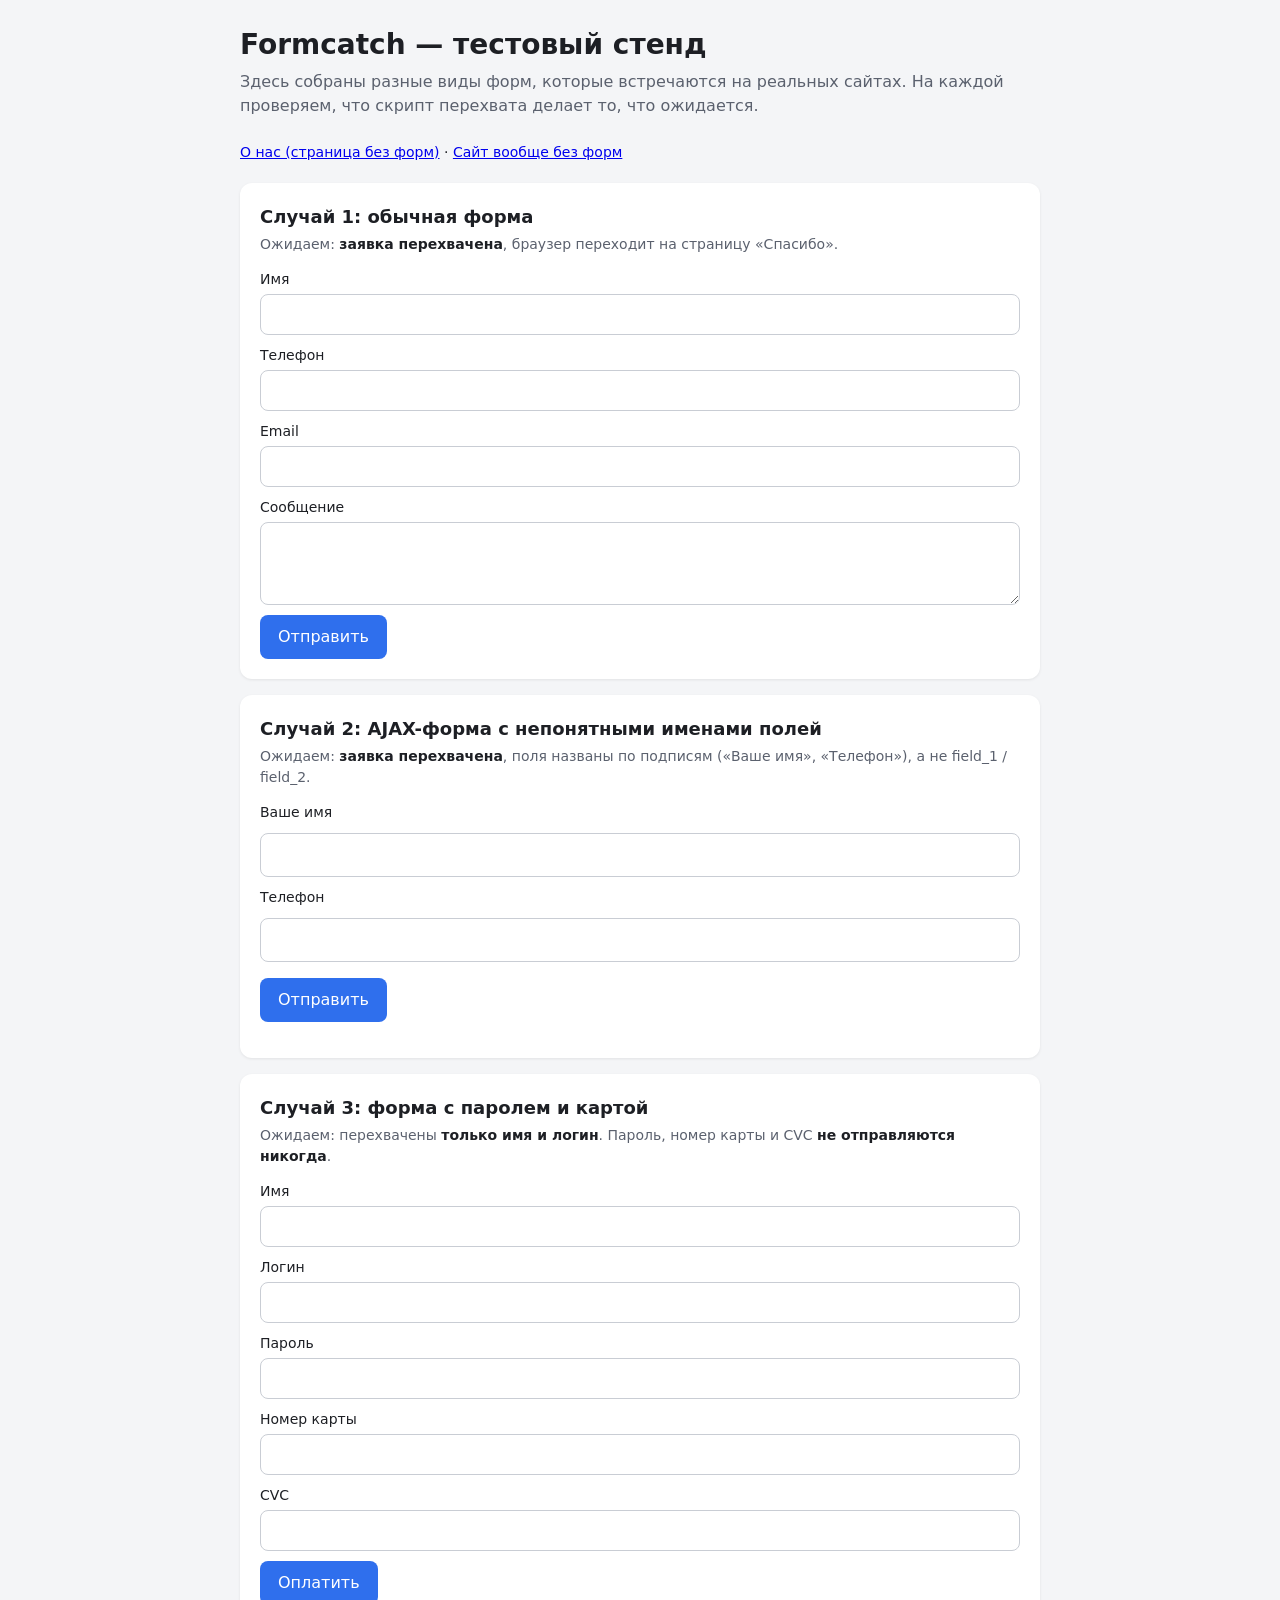
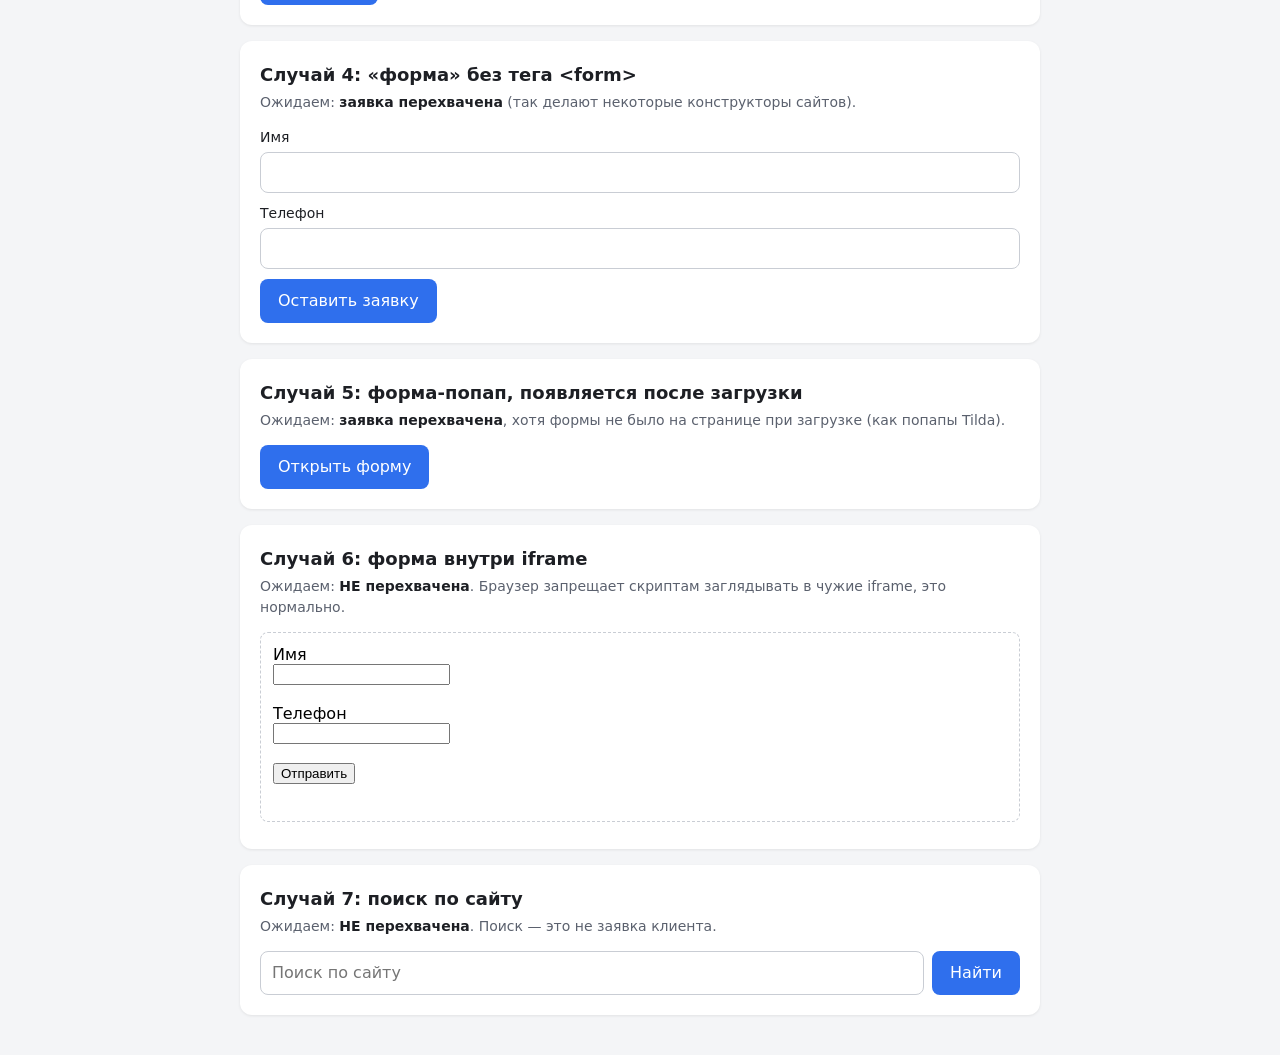
<file: test-site/index.html>
<!doctype html>
<html lang="ru">
<head>
<meta charset="utf-8">
<meta name="viewport" content="width=device-width, initial-scale=1">
<title>Formcatch — тестовый стенд</title>
<style>
  * { box-sizing: border-box; }
  body { margin: 0; padding: 24px 16px; font: 16px/1.5 system-ui, sans-serif; background: #f4f5f7; color: #1d1f24; }
  main { max-width: 800px; margin: 0 auto; }
  h1 { margin: 0 0 4px; font-size: 28px; }
  .lead { margin: 0 0 24px; color: #5b616e; }
  .case { background: #fff; border-radius: 12px; padding: 20px; margin-bottom: 16px; box-shadow: 0 1px 3px rgba(0,0,0,.08); }
  .case h2 { margin: 0 0 4px; font-size: 18px; }
  .expect { margin: 0 0 14px; font-size: 14px; color: #5b616e; }
  .expect b { color: #1d1f24; }
  label { display: block; margin-bottom: 10px; font-size: 14px; }
  input, textarea { display: block; width: 100%; margin-top: 4px; padding: 9px 11px; border: 1px solid #c9cdd4; border-radius: 8px; font: inherit; }
  button { padding: 10px 18px; border: 0; border-radius: 8px; background: #2f6fed; color: #fff; font: inherit; cursor: pointer; }
  .ok { margin: 10px 0 0; color: #1a7f37; font-weight: 600; }
  iframe { width: 100%; height: 190px; border: 1px dashed #c9cdd4; border-radius: 8px; }
  .search { display: flex; gap: 8px; }
  .search input { margin: 0; }
  nav { margin-bottom: 20px; font-size: 14px; }
</style>
</head>
<body>
<main>
  <h1>Formcatch — тестовый стенд</h1>
  <p class="lead">Здесь собраны разные виды форм, которые встречаются на реальных сайтах. На каждой проверяем, что скрипт перехвата делает то, что ожидается.</p>
  <nav><a href="/test-site/about.html">О нас (страница без форм)</a> · <a href="/test-site/no-forms/">Сайт вообще без форм</a></nav>

  <!-- Случай 1 -->
  <section class="case">
    <h2>Случай 1: обычная форма</h2>
    <p class="expect">Ожидаем: <b>заявка перехвачена</b>, браузер переходит на страницу «Спасибо».</p>
    <!-- method=get: локальный тестовый сервер не принимает POST. Для перехвата разницы нет -->
    <form method="get" action="/test-site/thanks.html">
      <label>Имя <input type="text" name="name"></label>
      <label>Телефон <input type="tel" name="phone"></label>
      <label>Email <input type="email" name="email"></label>
      <label>Сообщение <textarea name="message" rows="3"></textarea></label>
      <button type="submit">Отправить</button>
    </form>
  </section>

  <!-- Случай 2 -->
  <section class="case">
    <h2>Случай 2: AJAX-форма с непонятными именами полей</h2>
    <p class="expect">Ожидаем: <b>заявка перехвачена</b>, поля названы по подписям («Ваше имя», «Телефон»), а не field_1 / field_2.</p>
    <form id="ajax-form">
      <label for="f1">Ваше имя</label>
      <input id="f1" type="text" name="field_1">
      <label for="f2" style="margin-top:10px">Телефон</label>
      <input id="f2" type="text" name="field_2">
      <p><button type="submit">Отправить</button></p>
      <p class="ok" hidden></p>
    </form>
  </section>

  <!-- Случай 3 -->
  <section class="case">
    <h2>Случай 3: форма с паролем и картой</h2>
    <p class="expect">Ожидаем: перехвачены <b>только имя и логин</b>. Пароль, номер карты и CVC <b>не отправляются никогда</b>.</p>
    <form id="secret-form">
      <label>Имя <input type="text" name="name"></label>
      <label>Логин <input type="text" name="login"></label>
      <label>Пароль <input type="password" name="password"></label>
      <label>Номер карты <input type="text" name="card_number" autocomplete="cc-number"></label>
      <label>CVC <input type="text" name="cvc" autocomplete="cc-csc"></label>
      <button type="submit">Оплатить</button>
      <p class="ok" hidden></p>
    </form>
  </section>

  <!-- Случай 4 -->
  <section class="case">
    <h2>Случай 4: «форма» без тега &lt;form&gt;</h2>
    <p class="expect">Ожидаем: <b>заявка перехвачена</b> (так делают некоторые конструкторы сайтов).</p>
    <div id="div-form">
      <label>Имя <input type="text" name="client_name"></label>
      <label>Телефон <input type="tel" name="client_phone"></label>
      <button type="button">Оставить заявку</button>
      <p class="ok" hidden></p>
    </div>
  </section>

  <!-- Случай 5 -->
  <section class="case">
    <h2>Случай 5: форма-попап, появляется после загрузки</h2>
    <p class="expect">Ожидаем: <b>заявка перехвачена</b>, хотя формы не было на странице при загрузке (как попапы Tilda).</p>
    <button type="button" id="open-popup">Открыть форму</button>
    <div id="popup-slot"></div>
  </section>

  <!-- Случай 6 -->
  <section class="case">
    <h2>Случай 6: форма внутри iframe</h2>
    <p class="expect">Ожидаем: <b>НЕ перехвачена</b>. Браузер запрещает скриптам заглядывать в чужие iframe, это нормально.</p>
    <iframe title="Форма в iframe" srcdoc="<!doctype html><html><body style='font:16px system-ui;margin:12px'><form onsubmit='event.preventDefault();this.querySelector(&quot;p&quot;).hidden=false'><label>Имя<br><input name='name'></label><br><br><label>Телефон<br><input type='tel' name='phone'></label><br><br><button>Отправить</button><p hidden style='color:#1a7f37'>Спасибо!</p></form></body></html>"></iframe>
  </section>

  <!-- Случай 7 -->
  <section class="case">
    <h2>Случай 7: поиск по сайту</h2>
    <p class="expect">Ожидаем: <b>НЕ перехвачена</b>. Поиск — это не заявка клиента.</p>
    <form role="search" id="search-form" class="search">
      <input type="search" name="q" placeholder="Поиск по сайту">
      <button type="submit">Найти</button>
    </form>
  </section>
</main>

<script>
  // Имитация поведения сайта (это НЕ Formcatch, а «чужой» код сайта)
  function showOk(box, text) { var p = box.querySelector('.ok'); p.textContent = text; p.hidden = false; }

  // Случай 2: отправка через AJAX
  document.getElementById('ajax-form').addEventListener('submit', function (e) {
    e.preventDefault();
    var form = this;
    setTimeout(function () { showOk(form, 'Спасибо, мы перезвоним!'); }, 500);
  });

  // Случай 3
  document.getElementById('secret-form').addEventListener('submit', function (e) {
    e.preventDefault();
    showOk(this, 'Отправлено');
  });

  // Случай 4: кнопка без формы
  document.querySelector('#div-form button').addEventListener('click', function () {
    showOk(document.getElementById('div-form'), 'Спасибо!');
  });

  // Случай 5: форма создаётся только по клику
  document.getElementById('open-popup').addEventListener('click', function () {
    var slot = document.getElementById('popup-slot');
    if (slot.firstChild) return;
    var form = document.createElement('form');
    form.style.marginTop = '14px';
    form.innerHTML =
      '<label>Имя <input type="text" name="name"></label>' +
      '<label>Телефон <input type="tel" name="phone"></label>' +
      '<button type="submit">Записаться</button>' +
      '<p class="ok" hidden></p>';
    form.addEventListener('submit', function (e) { e.preventDefault(); showOk(form, 'Спасибо!'); });
    slot.appendChild(form);
  });

  // Случай 7
  document.getElementById('search-form').addEventListener('submit', function (e) { e.preventDefault(); });
</script>
<script src="/widget/formcatch.js" data-site="test-site" defer></script>
</body>
</html>
</file>
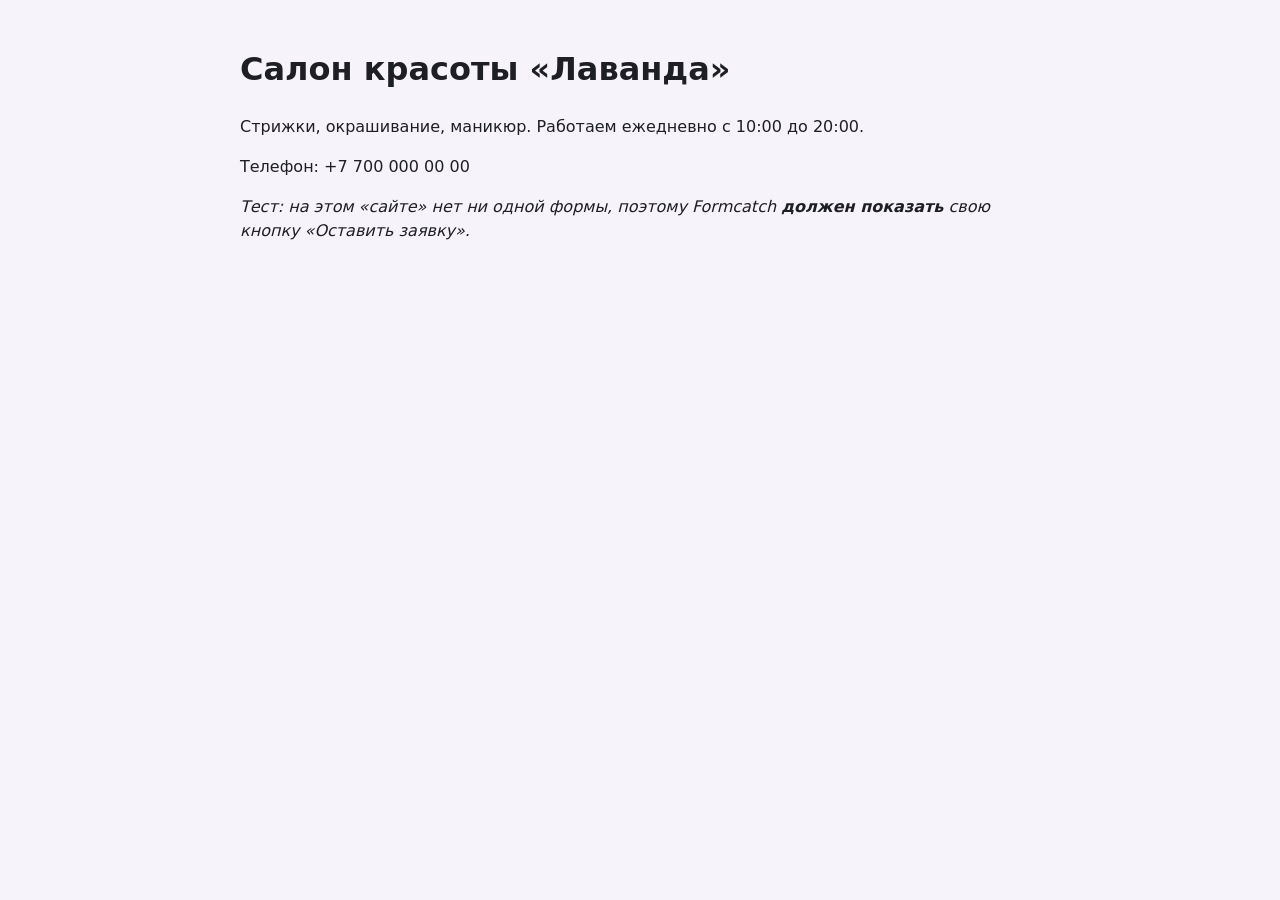
<file: test-site/no-forms/index.html>
<!doctype html>
<html lang="ru">
<head>
<meta charset="utf-8">
<meta name="viewport" content="width=device-width, initial-scale=1">
<title>Салон «Лаванда» — сайт без форм</title>
<style>
  body { margin: 0; padding: 24px 16px; font: 16px/1.5 system-ui, sans-serif; background: #f7f3fb; color: #1d1f24; }
  main { max-width: 800px; margin: 0 auto; }
</style>
</head>
<body>
<main>
  <h1>Салон красоты «Лаванда»</h1>
  <p>Стрижки, окрашивание, маникюр. Работаем ежедневно с 10:00 до 20:00.</p>
  <p>Телефон: +7 700 000 00 00</p>
  <p><i>Тест: на этом «сайте» нет ни одной формы, поэтому Formcatch <b>должен показать</b> свою кнопку «Оставить заявку».</i></p>
</main>
<script src="/widget/formcatch.js" data-site="test-no-forms" defer></script>
</body>
</html>
</file>
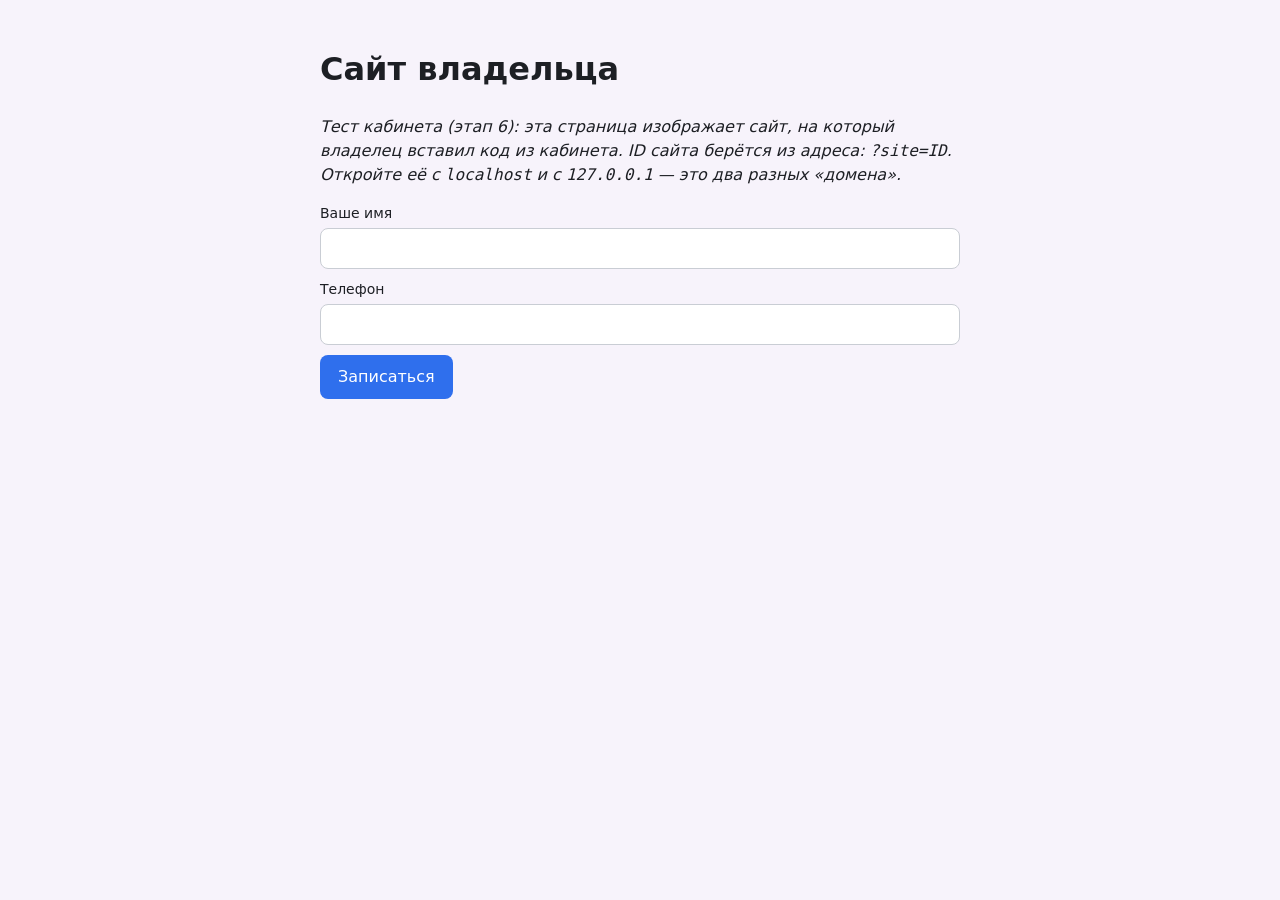
<file: test-site/owner/index.html>
<!doctype html>
<html lang="ru">
<head>
<meta charset="utf-8">
<meta name="viewport" content="width=device-width, initial-scale=1">
<title>Сайт владельца — тест кабинета</title>
<style>
  body { margin: 0; padding: 24px 16px; font: 16px/1.5 system-ui, sans-serif; background: #f7f3fb; color: #1d1f24; }
  main { max-width: 640px; margin: 0 auto; }
  label { display: block; margin-bottom: 10px; font-size: 14px; }
  input { display: block; width: 100%; box-sizing: border-box; margin-top: 4px; padding: 9px 11px; border: 1px solid #c9cdd4; border-radius: 8px; font: inherit; }
  button { padding: 10px 18px; border: 0; border-radius: 8px; background: #2f6fed; color: #fff; font: inherit; cursor: pointer; }
  .ok { color: #1a7f37; font-weight: 600; }
</style>
</head>
<body>
<main>
  <h1>Сайт владельца</h1>
  <p><i>Тест кабинета (этап 6): эта страница изображает сайт, на который владелец вставил код из кабинета.
    ID сайта берётся из адреса: <code>?site=ID</code>. Откройте её с <code>localhost</code> и с <code>127.0.0.1</code> — это два разных «домена».</i></p>
  <form id="f">
    <label>Ваше имя <input name="name" autocomplete="name"></label>
    <label>Телефон <input name="phone" type="tel"></label>
    <button>Записаться</button>
    <p class="ok" id="ok" hidden>Спасибо, мы перезвоним!</p>
  </form>
</main>
<script>
  document.getElementById('f').addEventListener('submit', function (e) {
    e.preventDefault();
    document.getElementById('ok').hidden = false;
  });
  // То же, что вставка кода: <script src="…/formcatch.js" data-site="ID" defer>
  // ?live=1 — скрипт с опубликованного сайта (как у настоящих владельцев), иначе — локальная копия
  var params = new URLSearchParams(location.search);
  var id = params.get('site');
  if (id) {
    var s = document.createElement('script');
    s.src = params.get('live') ? 'https://formcatch-woad.vercel.app/formcatch.js' : '/widget/formcatch.js';
    s.setAttribute('data-site', id);
    document.body.appendChild(s);
  }
</script>
</body>
</html>
</file>
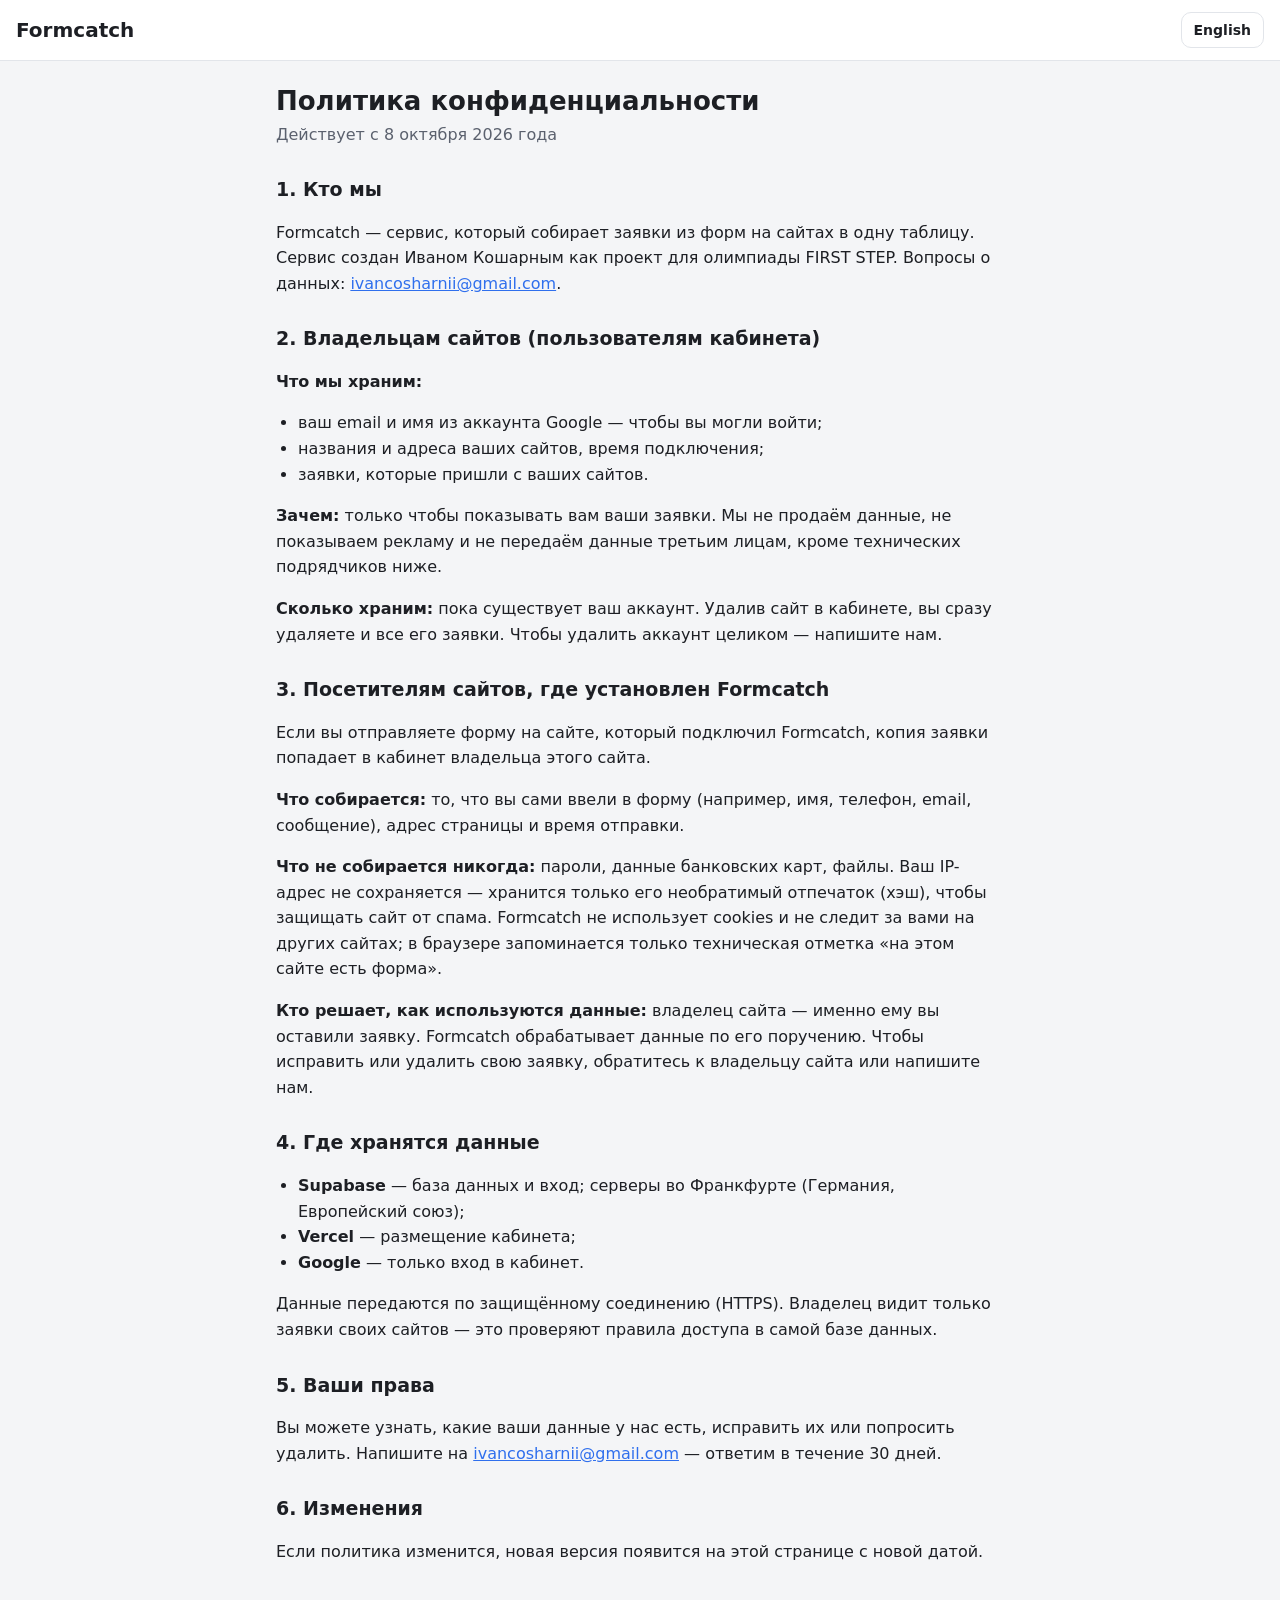
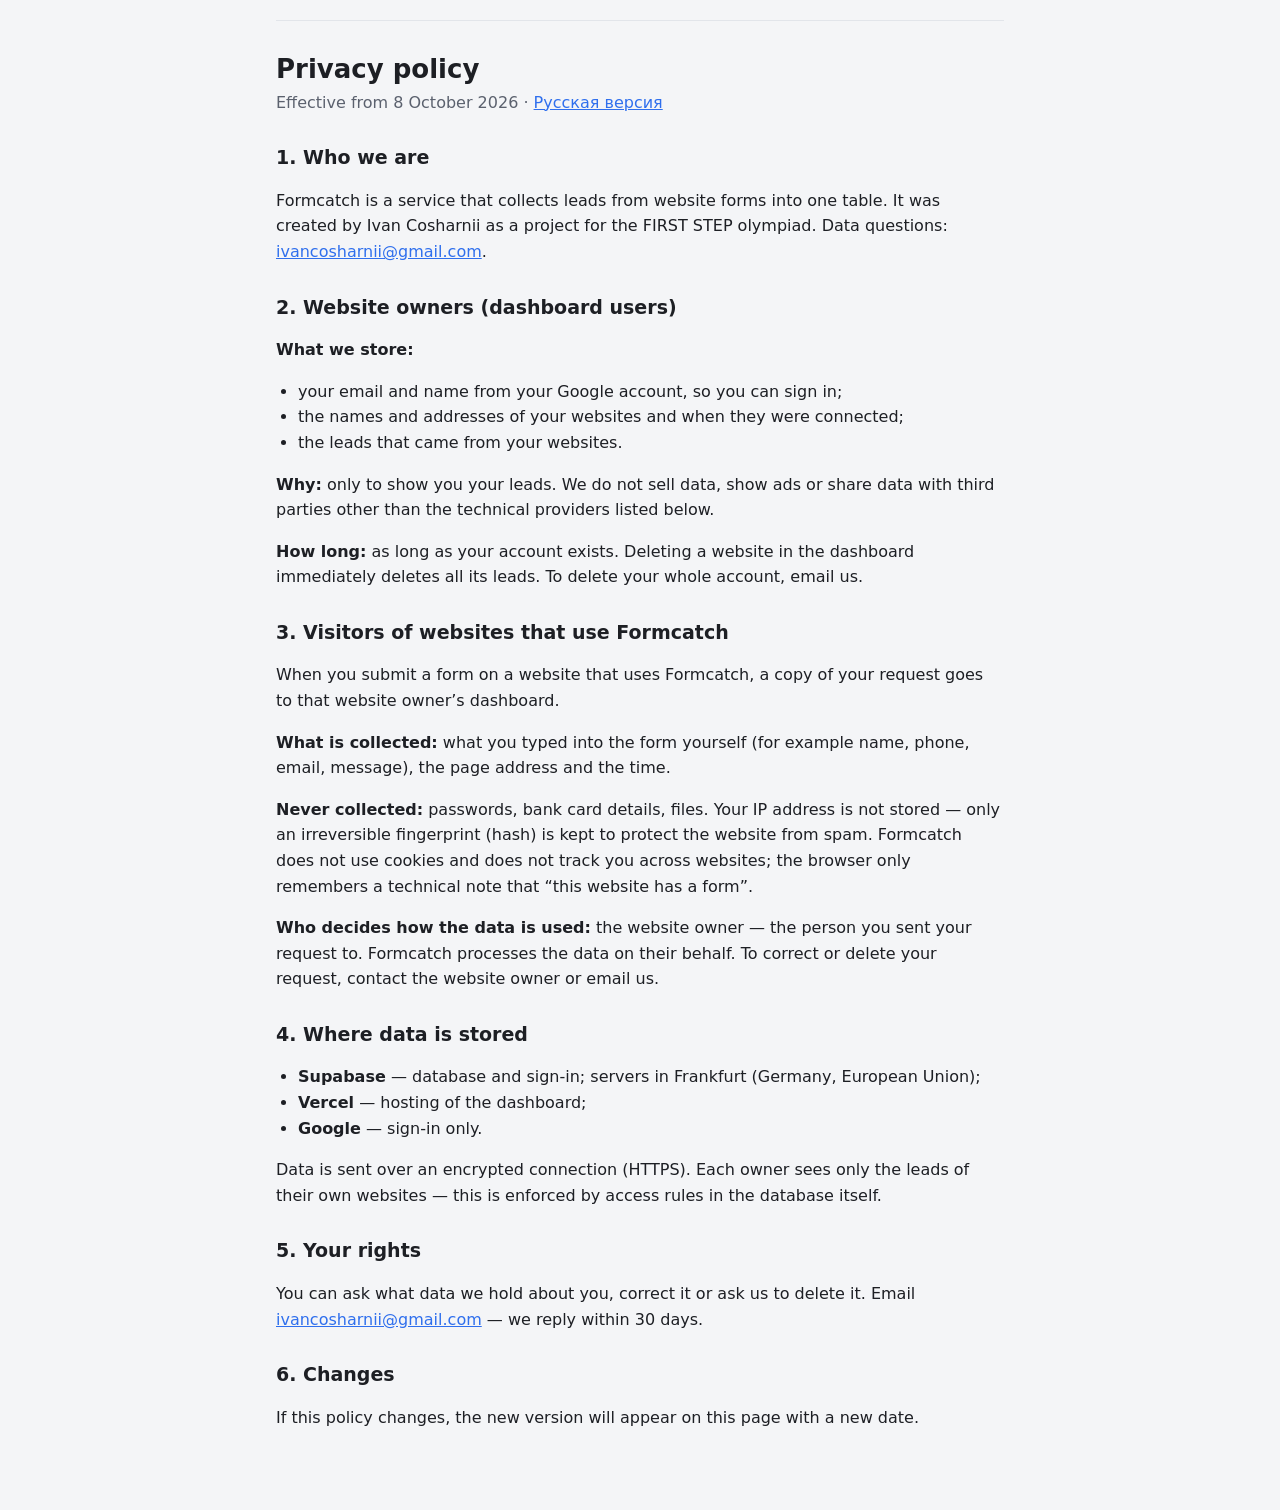
<file: dashboard/privacy.html>
<!doctype html>
<html lang="ru">
<head>
<meta charset="utf-8">
<meta name="viewport" content="width=device-width, initial-scale=1">
<title>Formcatch — политика конфиденциальности</title>
<link rel="stylesheet" href="style.css">
<style>
  .doc { max-width: 760px; }
  .doc h1 { margin-bottom: 4px; }
  .doc h2 { margin: 28px 0 8px; font-size: 19px; }
  .doc p, .doc li { line-height: 1.6; }
  .doc ul { padding-left: 22px; }
  .doc .meta { color: var(--muted); margin: 0 0 20px; }
  .doc section + section { margin-top: 56px; padding-top: 32px; border-top: 1px solid var(--line); }
</style>
</head>
<body>
<header class="top">
  <a class="logo" href="/">Formcatch</a>
  <a class="btn ghost small lang" href="#en" lang="en">English</a>
</header>
<main class="wrap doc">

<section id="ru" lang="ru">
  <h1>Политика конфиденциальности</h1>
  <p class="meta">Действует с 8 октября 2026 года</p>

  <h2>1. Кто мы</h2>
  <p>Formcatch — сервис, который собирает заявки из форм на сайтах в одну таблицу. Сервис создан Иваном Кошарным как проект для олимпиады FIRST STEP. Вопросы о данных: <a href="mailto:ivancosharnii@gmail.com">ivancosharnii@gmail.com</a>.</p>

  <h2>2. Владельцам сайтов (пользователям кабинета)</h2>
  <p><strong>Что мы храним:</strong></p>
  <ul>
    <li>ваш email и имя из аккаунта Google — чтобы вы могли войти;</li>
    <li>названия и адреса ваших сайтов, время подключения;</li>
    <li>заявки, которые пришли с ваших сайтов.</li>
  </ul>
  <p><strong>Зачем:</strong> только чтобы показывать вам ваши заявки. Мы не продаём данные, не показываем рекламу и не передаём данные третьим лицам, кроме технических подрядчиков ниже.</p>
  <p><strong>Сколько храним:</strong> пока существует ваш аккаунт. Удалив сайт в кабинете, вы сразу удаляете и все его заявки. Чтобы удалить аккаунт целиком — напишите нам.</p>

  <h2>3. Посетителям сайтов, где установлен Formcatch</h2>
  <p>Если вы отправляете форму на сайте, который подключил Formcatch, копия заявки попадает в кабинет владельца этого сайта.</p>
  <p><strong>Что собирается:</strong> то, что вы сами ввели в форму (например, имя, телефон, email, сообщение), адрес страницы и время отправки.</p>
  <p><strong>Что не собирается никогда:</strong> пароли, данные банковских карт, файлы. Ваш IP-адрес не сохраняется — хранится только его необратимый отпечаток (хэш), чтобы защищать сайт от спама. Formcatch не использует cookies и не следит за вами на других сайтах; в браузере запоминается только техническая отметка «на этом сайте есть форма».</p>
  <p><strong>Кто решает, как используются данные:</strong> владелец сайта — именно ему вы оставили заявку. Formcatch обрабатывает данные по его поручению. Чтобы исправить или удалить свою заявку, обратитесь к владельцу сайта или напишите нам.</p>

  <h2>4. Где хранятся данные</h2>
  <ul>
    <li><strong>Supabase</strong> — база данных и вход; серверы во Франкфурте (Германия, Европейский союз);</li>
    <li><strong>Vercel</strong> — размещение кабинета;</li>
    <li><strong>Google</strong> — только вход в кабинет.</li>
  </ul>
  <p>Данные передаются по защищённому соединению (HTTPS). Владелец видит только заявки своих сайтов — это проверяют правила доступа в самой базе данных.</p>

  <h2>5. Ваши права</h2>
  <p>Вы можете узнать, какие ваши данные у нас есть, исправить их или попросить удалить. Напишите на <a href="mailto:ivancosharnii@gmail.com">ivancosharnii@gmail.com</a> — ответим в течение 30 дней.</p>

  <h2>6. Изменения</h2>
  <p>Если политика изменится, новая версия появится на этой странице с новой датой.</p>
</section>

<section id="en" lang="en">
  <h1>Privacy policy</h1>
  <p class="meta">Effective from 8 October 2026 · <a href="#ru" lang="ru">Русская версия</a></p>

  <h2>1. Who we are</h2>
  <p>Formcatch is a service that collects leads from website forms into one table. It was created by Ivan Cosharnii as a project for the FIRST STEP olympiad. Data questions: <a href="mailto:ivancosharnii@gmail.com">ivancosharnii@gmail.com</a>.</p>

  <h2>2. Website owners (dashboard users)</h2>
  <p><strong>What we store:</strong></p>
  <ul>
    <li>your email and name from your Google account, so you can sign in;</li>
    <li>the names and addresses of your websites and when they were connected;</li>
    <li>the leads that came from your websites.</li>
  </ul>
  <p><strong>Why:</strong> only to show you your leads. We do not sell data, show ads or share data with third parties other than the technical providers listed below.</p>
  <p><strong>How long:</strong> as long as your account exists. Deleting a website in the dashboard immediately deletes all its leads. To delete your whole account, email us.</p>

  <h2>3. Visitors of websites that use Formcatch</h2>
  <p>When you submit a form on a website that uses Formcatch, a copy of your request goes to that website owner’s dashboard.</p>
  <p><strong>What is collected:</strong> what you typed into the form yourself (for example name, phone, email, message), the page address and the time.</p>
  <p><strong>Never collected:</strong> passwords, bank card details, files. Your IP address is not stored — only an irreversible fingerprint (hash) is kept to protect the website from spam. Formcatch does not use cookies and does not track you across websites; the browser only remembers a technical note that “this website has a form”.</p>
  <p><strong>Who decides how the data is used:</strong> the website owner — the person you sent your request to. Formcatch processes the data on their behalf. To correct or delete your request, contact the website owner or email us.</p>

  <h2>4. Where data is stored</h2>
  <ul>
    <li><strong>Supabase</strong> — database and sign-in; servers in Frankfurt (Germany, European Union);</li>
    <li><strong>Vercel</strong> — hosting of the dashboard;</li>
    <li><strong>Google</strong> — sign-in only.</li>
  </ul>
  <p>Data is sent over an encrypted connection (HTTPS). Each owner sees only the leads of their own websites — this is enforced by access rules in the database itself.</p>

  <h2>5. Your rights</h2>
  <p>You can ask what data we hold about you, correct it or ask us to delete it. Email <a href="mailto:ivancosharnii@gmail.com">ivancosharnii@gmail.com</a> — we reply within 30 days.</p>

  <h2>6. Changes</h2>
  <p>If this policy changes, the new version will appear on this page with a new date.</p>
</section>

</main>
</body>
</html>
</file>
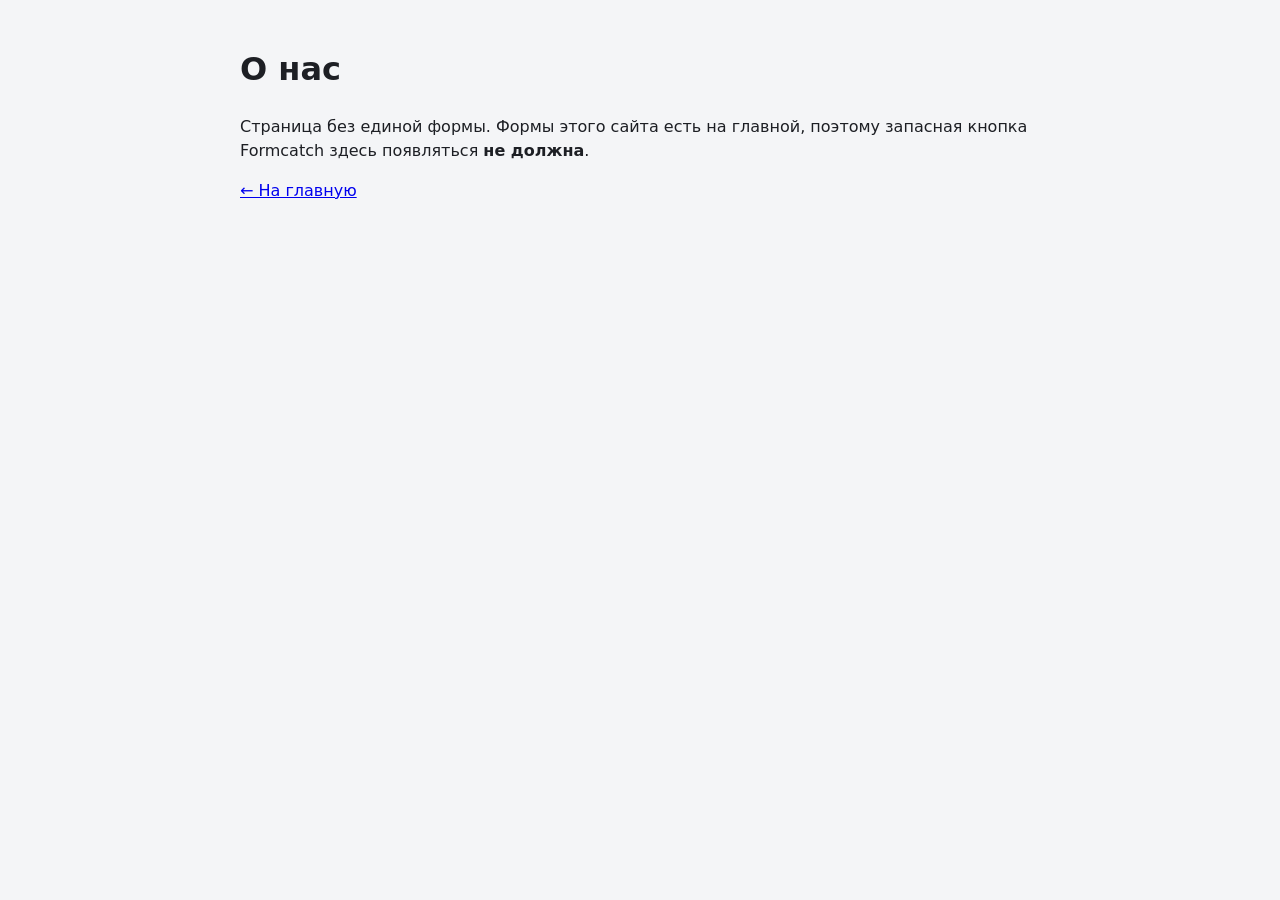
<file: test-site/about.html>
<!doctype html>
<html lang="ru">
<head>
<meta charset="utf-8">
<meta name="viewport" content="width=device-width, initial-scale=1">
<title>О нас — тестовый стенд</title>
<style>
  body { margin: 0; padding: 24px 16px; font: 16px/1.5 system-ui, sans-serif; background: #f4f5f7; color: #1d1f24; }
  main { max-width: 800px; margin: 0 auto; }
</style>
</head>
<body>
<main>
  <h1>О нас</h1>
  <p>Страница без единой формы. Формы этого сайта есть на главной, поэтому запасная кнопка Formcatch здесь появляться <b>не должна</b>.</p>
  <p><a href="/test-site/">← На главную</a></p>
</main>
<script src="/widget/formcatch.js" data-site="test-site" defer></script>
</body>
</html>
</file>
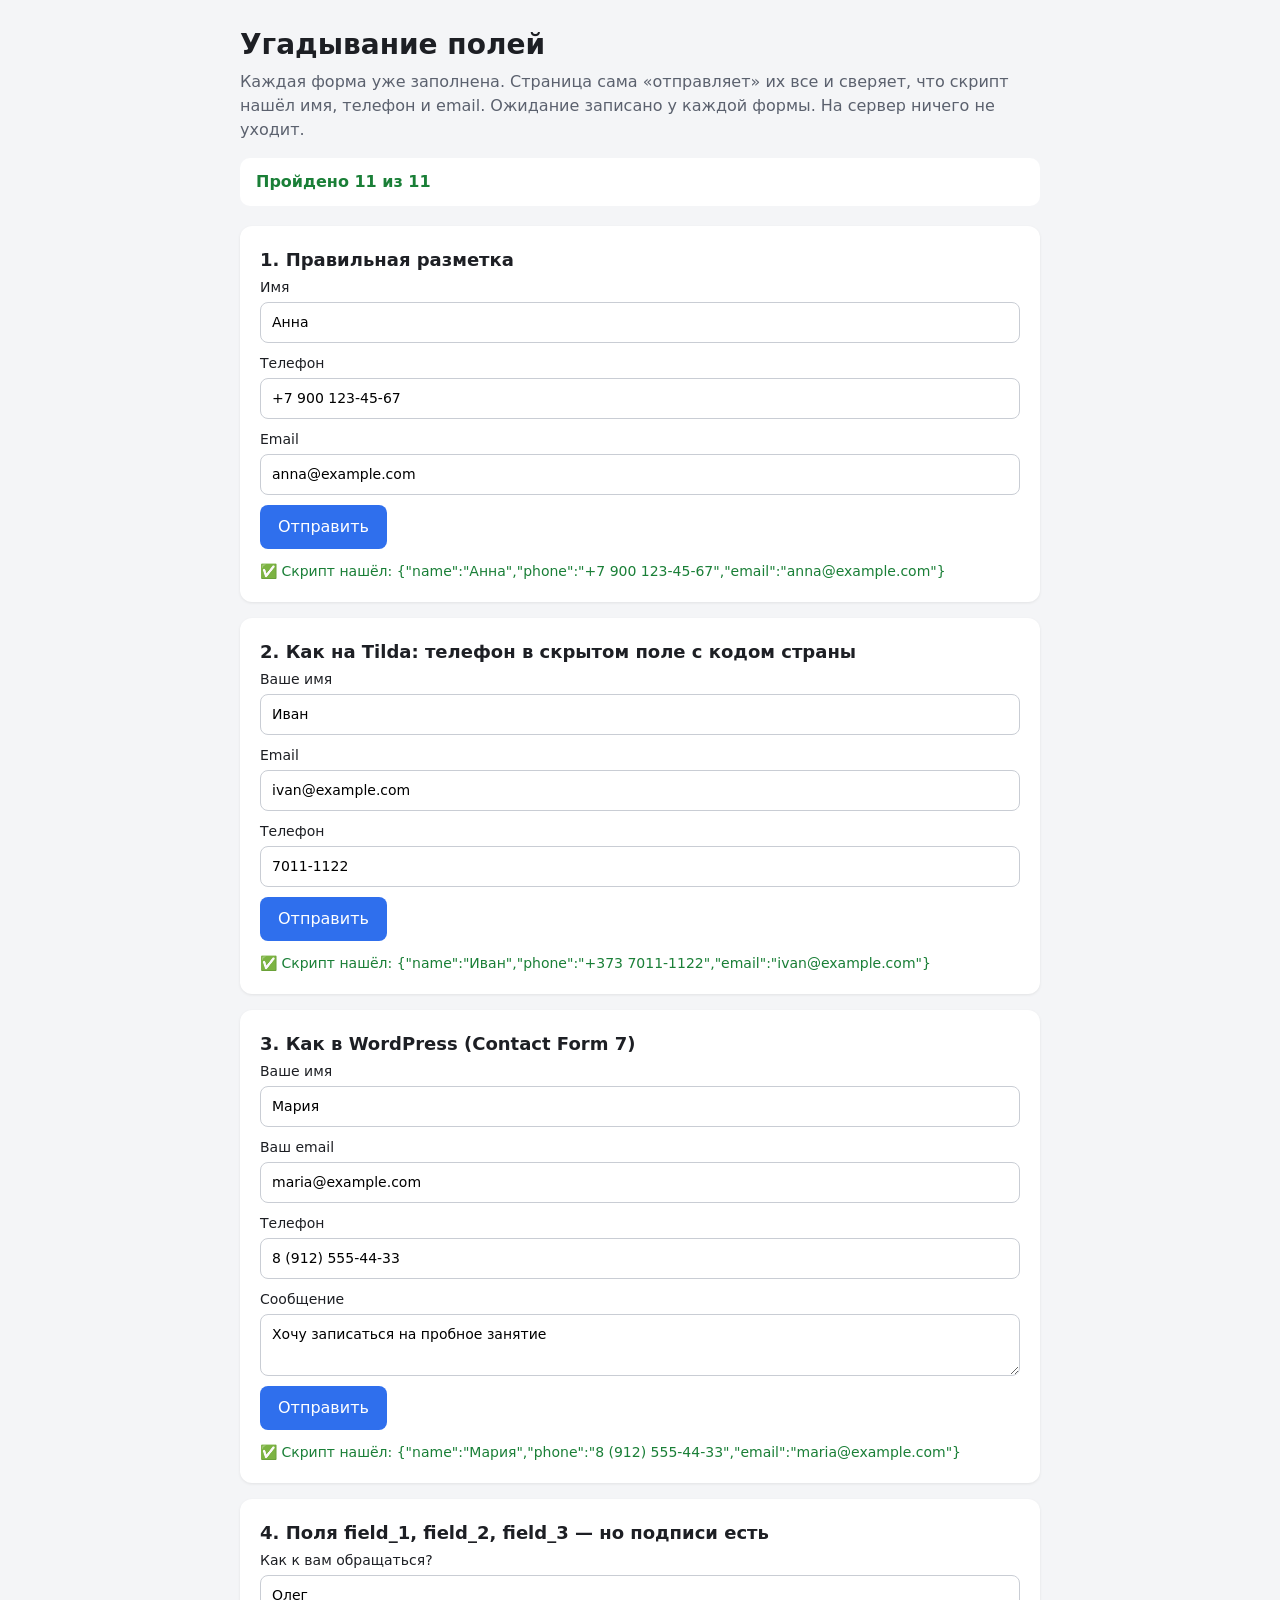
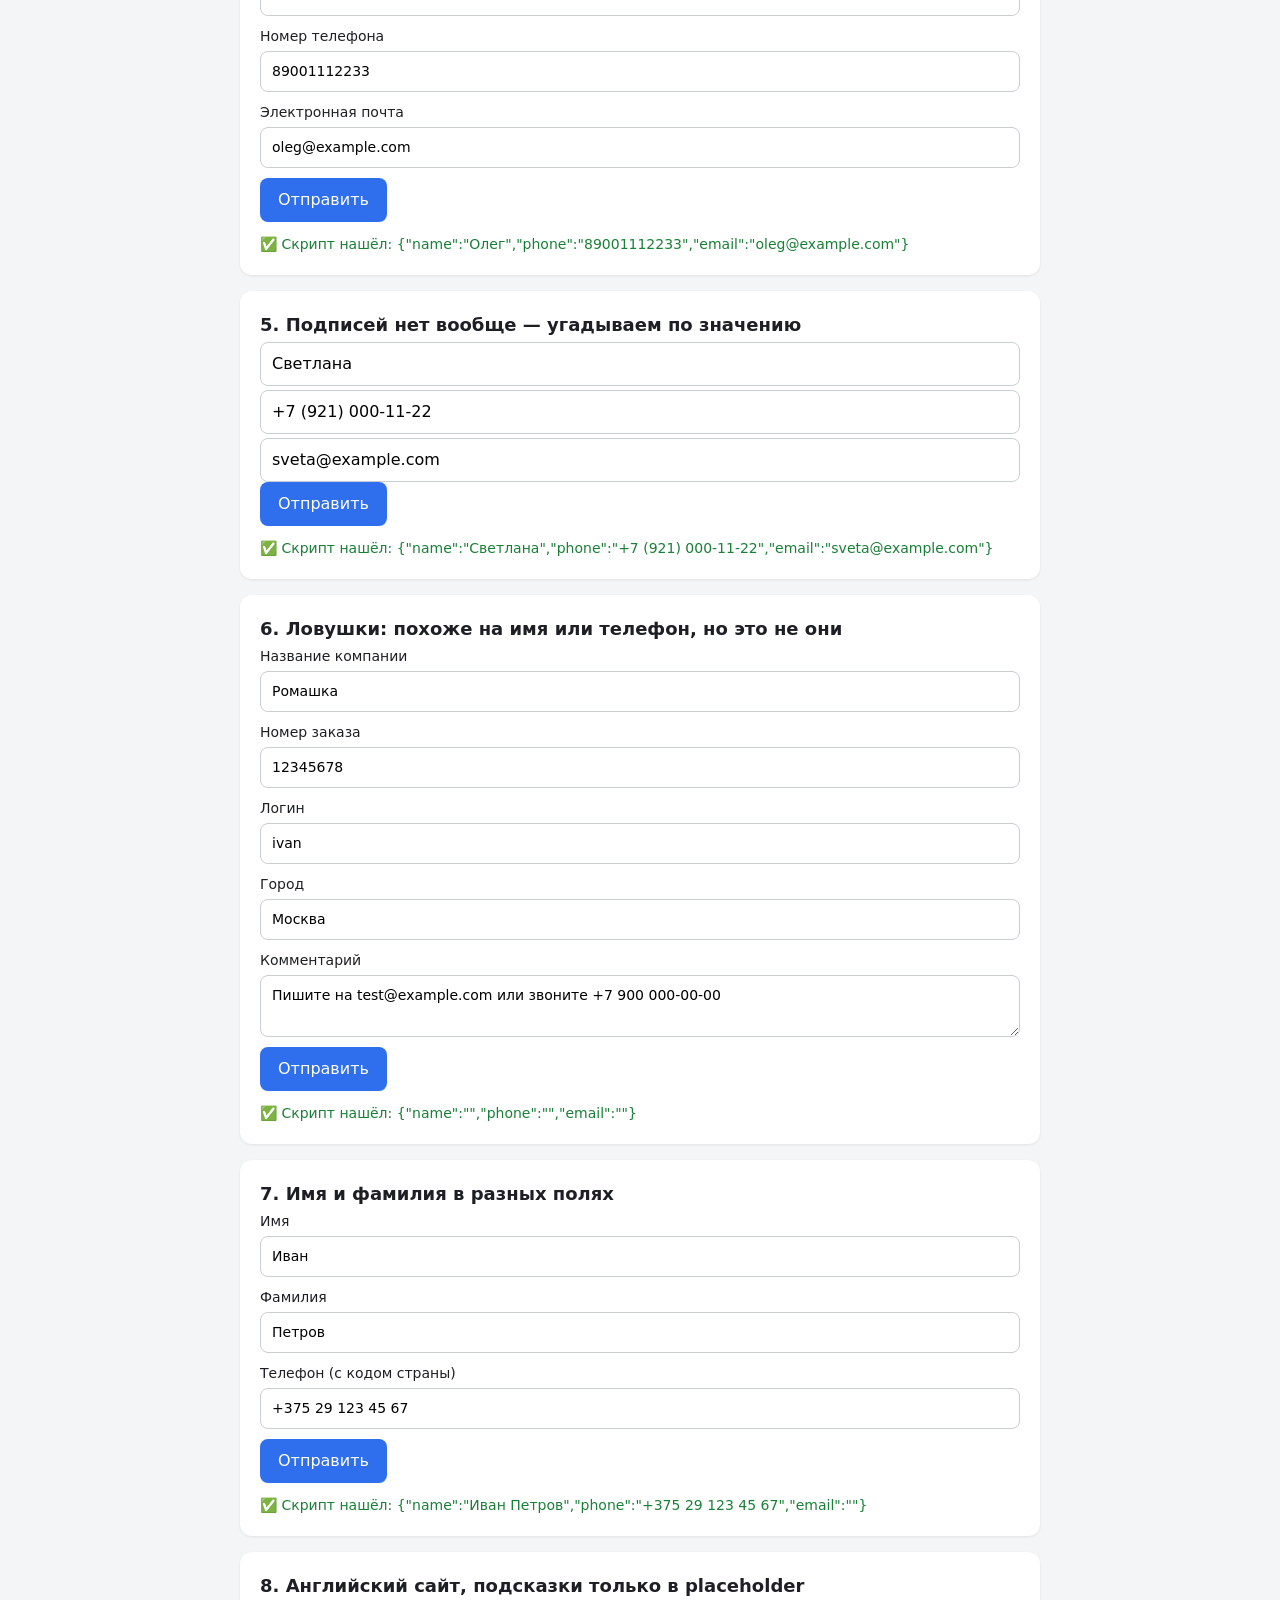
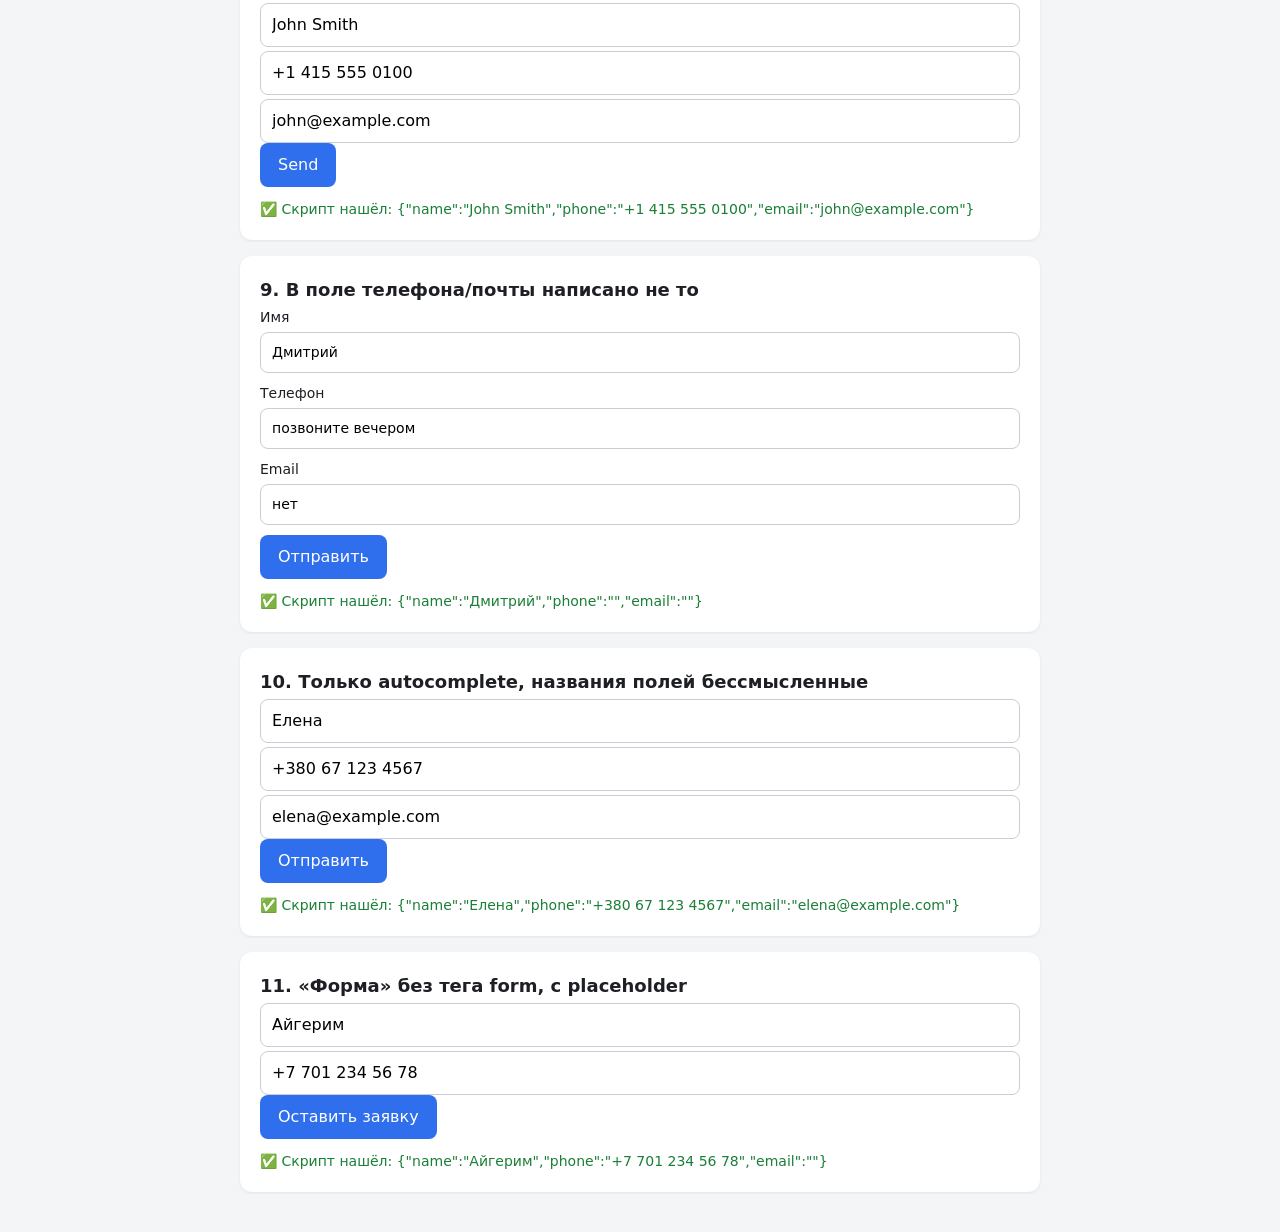
<file: test-site/fields.html>
<!doctype html>
<html lang="ru">
<head>
<meta charset="utf-8">
<meta name="viewport" content="width=device-width, initial-scale=1">
<title>Formcatch — угадывание полей</title>
<style>
  * { box-sizing: border-box; }
  body { margin: 0; padding: 24px 16px; font: 16px/1.5 system-ui, sans-serif; background: #f4f5f7; color: #1d1f24; }
  main { max-width: 800px; margin: 0 auto; }
  h1 { margin: 0 0 4px; font-size: 28px; }
  .lead { margin: 0 0 16px; color: #5b616e; }
  #summary { margin: 0 0 20px; padding: 12px 16px; border-radius: 10px; font-weight: 600; background: #fff; }
  #summary.pass { color: #1a7f37; }
  #summary.fail { color: #c62828; }
  .case { background: #fff; border-radius: 12px; padding: 20px; margin-bottom: 16px; box-shadow: 0 1px 3px rgba(0,0,0,.08); }
  .case h2 { margin: 0 0 4px; font-size: 18px; }
  .expect { margin: 0 0 14px; font-size: 14px; color: #5b616e; }
  label { display: block; margin-bottom: 10px; font-size: 14px; }
  input, textarea { display: block; width: 100%; margin-top: 4px; padding: 9px 11px; border: 1px solid #c9cdd4; border-radius: 8px; font: inherit; }
  button { padding: 10px 18px; border: 0; border-radius: 8px; background: #2f6fed; color: #fff; font: inherit; cursor: pointer; }
  .result { margin: 12px 0 0; font-size: 14px; white-space: pre-wrap; }
  .result.pass { color: #1a7f37; }
  .result.fail { color: #c62828; }
</style>
</head>
<body>
<main>
  <h1>Угадывание полей</h1>
  <p class="lead">Каждая форма уже заполнена. Страница сама «отправляет» их все и сверяет, что скрипт нашёл имя, телефон и email. Ожидание записано у каждой формы. На сервер ничего не уходит.</p>
  <p id="summary">Проверяем…</p>

  <section class="case">
    <h2>1. Правильная разметка</h2>
    <form data-expect='{"name":"Анна","phone":"+7 900 123-45-67","email":"anna@example.com"}'>
      <label>Имя <input type="text" name="name" value="Анна"></label>
      <label>Телефон <input type="tel" name="phone" value="+7 900 123-45-67"></label>
      <label>Email <input type="email" name="email" value="anna@example.com"></label>
      <button>Отправить</button>
    </form>
  </section>

  <section class="case">
    <h2>2. Как на Tilda: телефон в скрытом поле с кодом страны</h2>
    <form data-expect='{"name":"Иван","phone":"+373 7011-1122","email":"ivan@example.com"}'>
      <label>Ваше имя <input type="text" name="Name" value="Иван"></label>
      <label>Email <input type="text" name="Email" value="ivan@example.com"></label>
      <label>Телефон <input type="tel" name="tildaspec-phone-part[]" value="7011-1122"></label>
      <input type="hidden" name="tildaspec-phone-part[]-iso" value="md">
      <input type="hidden" name="Phone" value="+373 7011-1122">
      <button>Отправить</button>
    </form>
  </section>

  <section class="case">
    <h2>3. Как в WordPress (Contact Form 7)</h2>
    <form data-expect='{"name":"Мария","phone":"8 (912) 555-44-33","email":"maria@example.com"}'>
      <label>Ваше имя <input type="text" name="your-name" value="Мария"></label>
      <label>Ваш email <input type="email" name="your-email" value="maria@example.com"></label>
      <label>Телефон <input type="tel" name="your-tel" value="8 (912) 555-44-33"></label>
      <label>Сообщение <textarea name="your-message">Хочу записаться на пробное занятие</textarea></label>
      <button>Отправить</button>
    </form>
  </section>

  <section class="case">
    <h2>4. Поля field_1, field_2, field_3 — но подписи есть</h2>
    <form data-expect='{"name":"Олег","phone":"89001112233","email":"oleg@example.com"}'>
      <label>Как к вам обращаться? <input type="text" name="field_1" value="Олег"></label>
      <label>Номер телефона <input type="text" name="field_2" value="89001112233"></label>
      <label>Электронная почта <input type="text" name="field_3" value="oleg@example.com"></label>
      <button>Отправить</button>
    </form>
  </section>

  <section class="case">
    <h2>5. Подписей нет вообще — угадываем по значению</h2>
    <form data-expect='{"name":"Светлана","phone":"+7 (921) 000-11-22","email":"sveta@example.com"}'>
      <input type="text" name="field_1" value="Светлана">
      <input type="text" name="field_2" value="+7 (921) 000-11-22">
      <input type="text" name="field_3" value="sveta@example.com">
      <button>Отправить</button>
    </form>
  </section>

  <section class="case">
    <h2>6. Ловушки: похоже на имя или телефон, но это не они</h2>
    <form data-expect='{"name":"","phone":"","email":""}'>
      <label>Название компании <input type="text" name="company" value="Ромашка"></label>
      <label>Номер заказа <input type="text" name="order" value="12345678"></label>
      <label>Логин <input type="text" name="login" value="ivan"></label>
      <label>Город <input type="text" name="city" value="Москва"></label>
      <label>Комментарий <textarea name="comment">Пишите на test@example.com или звоните +7 900 000-00-00</textarea></label>
      <button>Отправить</button>
    </form>
  </section>

  <section class="case">
    <h2>7. Имя и фамилия в разных полях</h2>
    <form data-expect='{"name":"Иван Петров","phone":"+375 29 123 45 67","email":""}'>
      <label>Имя <input type="text" name="first_name" value="Иван"></label>
      <label>Фамилия <input type="text" name="last_name" value="Петров"></label>
      <label>Телефон (с кодом страны) <input type="text" name="contact" value="+375 29 123 45 67"></label>
      <button>Отправить</button>
    </form>
  </section>

  <section class="case">
    <h2>8. Английский сайт, подсказки только в placeholder</h2>
    <form data-expect='{"name":"John Smith","phone":"+1 415 555 0100","email":"john@example.com"}'>
      <input type="text" name="a1" placeholder="Full name" value="John Smith">
      <input type="text" name="a2" placeholder="Phone number" value="+1 415 555 0100">
      <input type="text" name="a3" placeholder="Email address" value="john@example.com">
      <button>Send</button>
    </form>
  </section>

  <section class="case">
    <h2>9. В поле телефона/почты написано не то</h2>
    <form data-expect='{"name":"Дмитрий","phone":"","email":""}'>
      <label>Имя <input type="text" name="name" value="Дмитрий"></label>
      <label>Телефон <input type="text" name="phone" value="позвоните вечером"></label>
      <label>Email <input type="text" name="email" value="нет"></label>
      <button>Отправить</button>
    </form>
  </section>

  <section class="case">
    <h2>10. Только autocomplete, названия полей бессмысленные</h2>
    <form data-expect='{"name":"Елена","phone":"+380 67 123 4567","email":"elena@example.com"}'>
      <input type="text" name="x1" autocomplete="name" value="Елена">
      <input type="text" name="x2" autocomplete="tel" value="+380 67 123 4567">
      <input type="text" name="x3" autocomplete="email" value="elena@example.com">
      <button>Отправить</button>
    </form>
  </section>

  <section class="case">
    <h2>11. «Форма» без тега form, с placeholder</h2>
    <div class="formless" data-expect='{"name":"Айгерим","phone":"+7 701 234 56 78","email":""}'>
      <input type="text" placeholder="Ваше имя" value="Айгерим">
      <input type="text" placeholder="Телефон" value="+7 701 234 56 78">
      <button type="button">Оставить заявку</button>
    </div>
  </section>
</main>

<script>
  // Все формы проверяются по очереди: «отправили» → ждём заявку от скрипта → сравниваем contact с ожиданием
  document.querySelectorAll('form').forEach(function (f) {
    f.addEventListener('submit', function (e) { e.preventDefault(); });
  });

  function show(box, text, ok) {
    var p = document.createElement('p');
    p.className = 'result ' + (ok ? 'pass' : 'fail');
    p.textContent = text;
    box.parentNode.appendChild(p);
  }

  window.addEventListener('load', function () {
    var cases = document.querySelectorAll('[data-expect]');
    var passed = 0, i = 0;
    window.formcatchResults = [];

    function next() {
      if (i >= cases.length) {
        var s = document.getElementById('summary');
        s.textContent = 'Пройдено ' + passed + ' из ' + cases.length;
        s.className = passed === cases.length ? 'pass' : 'fail';
        return;
      }
      var box = cases[i++];
      var expect = JSON.parse(box.getAttribute('data-expect'));
      var got = null;
      function onLead(e) { got = e.detail.contact; }
      document.addEventListener('formcatch:lead', onLead);
      if (box.tagName === 'FORM') box.dispatchEvent(new Event('submit', { bubbles: true, cancelable: true }));
      else box.querySelector('button').click();
      setTimeout(function () {
        document.removeEventListener('formcatch:lead', onLead);
        var ok = !!got && ['name', 'phone', 'email'].every(function (k) { return got[k] === expect[k]; });
        if (ok) passed++;
        window.formcatchResults.push({ ok: ok, expect: expect, got: got });
        show(box, (ok ? '✅ ' : '❌ ') + 'Скрипт нашёл: ' + JSON.stringify(got) +
          (ok ? '' : '\nОжидали: ' + JSON.stringify(expect)), ok);
        next();
      }, 50);
    }
    // Даём скрипту загрузиться (defer)
    setTimeout(next, 100);
  });
</script>
<script src="/widget/formcatch.js" data-site="test-site" data-endpoint="none" defer></script>
</body>
</html>
</file>
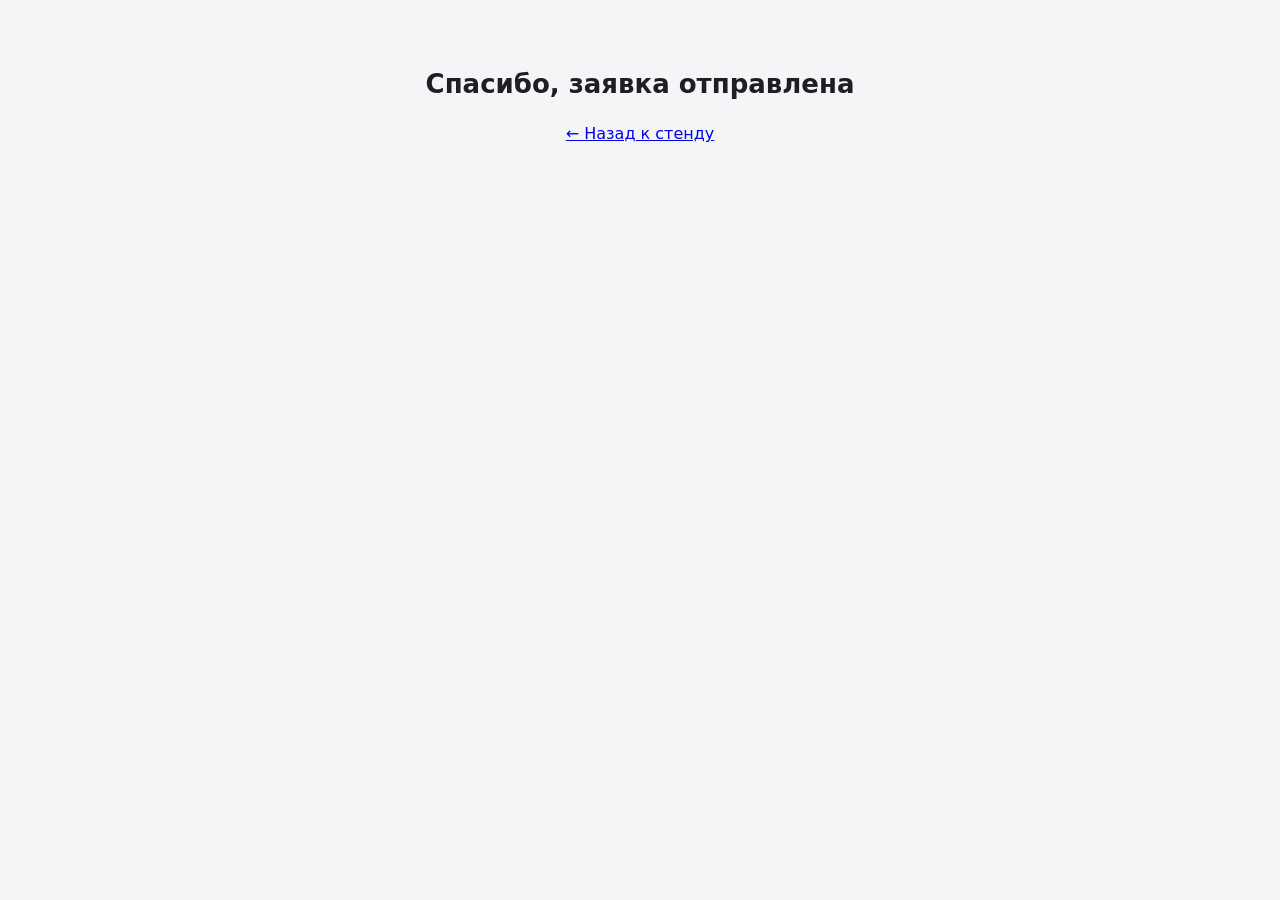
<file: test-site/thanks.html>
<!doctype html>
<html lang="ru">
<head>
<meta charset="utf-8">
<meta name="viewport" content="width=device-width, initial-scale=1">
<title>Спасибо — тестовый стенд</title>
<style>
  body { margin: 0; padding: 48px 16px; font: 16px/1.5 system-ui, sans-serif; background: #f4f5f7; color: #1d1f24; text-align: center; }
  h1 { font-size: 26px; }
</style>
</head>
<body>
  <h1>Спасибо, заявка отправлена</h1>
  <p><a href="/test-site/">← Назад к стенду</a></p>
<script src="/widget/formcatch.js" data-site="test-site" defer></script>
</body>
</html>
</file>
<file: dashboard/style.css>
/* Formcatch — кабинет */
:root {
  --bg: #f4f5f7;
  --card: #fff;
  --text: #1d1f24;
  --muted: #5b616e;
  --line: #e2e5ea;
  --accent: #2f6fed;
  --accent-text: #fff;
  --ok: #1a7f37;
  --ok-bg: #e8f5ec;
  --warn-bg: #fff4dc;
  --warn-line: #f0c96b;
  --danger: #c62828;
  --code-bg: #f0f2f5;
  --radius: 12px;
}

* { box-sizing: border-box; }
body { margin: 0; font: 16px/1.5 system-ui, -apple-system, "Segoe UI", Roboto, sans-serif; background: var(--bg); color: var(--text); }
[hidden] { display: none !important; }
a { color: var(--accent); }

.top { display: flex; align-items: center; justify-content: space-between; gap: 12px; padding: 12px 16px; background: var(--card); border-bottom: 1px solid var(--line); }
.logo { font-weight: 700; font-size: 20px; color: var(--text); text-decoration: none; }
.user { display: flex; align-items: center; gap: 12px; min-width: 0; }
.email { color: var(--muted); font-size: 14px; overflow: hidden; text-overflow: ellipsis; white-space: nowrap; }

.wrap { max-width: 860px; margin: 0 auto; padding: 24px 16px 64px; }
h1 { margin: 0 0 16px; font-size: 26px; line-height: 1.25; }
h2 { margin: 0 0 12px; font-size: 18px; }
.muted { color: var(--muted); }

.btn { display: inline-flex; align-items: center; justify-content: center; gap: 8px; min-height: 44px; padding: 0 18px; border: 0; border-radius: 10px; background: var(--accent); color: var(--accent-text); font: inherit; font-weight: 600; cursor: pointer; text-decoration: none; }
.btn:hover { filter: brightness(.95); }
.btn:focus-visible, .tab:focus-visible, input:focus-visible { outline: 3px solid var(--accent); outline-offset: 2px; }
.btn.ghost { background: transparent; color: var(--text); border: 1px solid var(--line); }
.btn.danger { background: transparent; color: var(--danger); border: 1px solid var(--danger); }
.btn.small { min-height: 36px; padding: 0 12px; font-size: 14px; }
.btn:disabled { opacity: .6; cursor: default; }

.card { background: var(--card); border-radius: var(--radius); padding: 20px; margin-bottom: 16px; box-shadow: 0 1px 3px rgba(0, 0, 0, .08); }

/* Вход */
.login { max-width: 440px; margin: 10vh auto 0; text-align: center; }
.login h1 { font-size: 28px; }
.login p { color: var(--muted); margin: 0 0 24px; }
.login .btn { width: 100%; min-height: 50px; }
.error { color: var(--danger); }

/* Список сайтов */
.head-row { display: flex; align-items: center; justify-content: space-between; gap: 12px; margin-bottom: 16px; flex-wrap: wrap; }
.head-row h1 { margin: 0; }
.sites { display: grid; gap: 12px; }
.site { display: flex; align-items: center; justify-content: space-between; gap: 16px; padding: 18px 20px; background: var(--card); border-radius: var(--radius); box-shadow: 0 1px 3px rgba(0, 0, 0, .08); color: inherit; text-decoration: none; }
.site:hover { box-shadow: 0 2px 8px rgba(0, 0, 0, .12); }
.site-name { font-weight: 600; font-size: 17px; }
.site-meta { color: var(--muted); font-size: 14px; }
.site-side { display: flex; align-items: center; gap: 10px; flex-wrap: wrap; justify-content: flex-end; text-align: right; }
.badge { display: inline-block; padding: 2px 10px; border-radius: 999px; font-size: 13px; font-weight: 600; white-space: nowrap; }
.badge.ok { background: var(--ok-bg); color: var(--ok); }
.badge.wait { background: var(--code-bg); color: var(--muted); }
.badge.warn { background: var(--warn-bg); color: #8a5a00; }
.empty { text-align: center; padding: 40px 20px; }

.add-form { display: flex; gap: 10px; flex-wrap: wrap; align-items: flex-end; }
.add-form label { flex: 1 1 260px; font-size: 14px; color: var(--muted); }
input[type="text"] { display: block; width: 100%; height: 44px; margin-top: 4px; padding: 0 12px; border: 1px solid #c9cdd4; border-radius: 10px; font: inherit; color: var(--text); background: #fff; }

/* Страница сайта */
.back { display: inline-block; margin-bottom: 12px; text-decoration: none; }
.steps { margin: 0 0 16px; padding-left: 22px; }
.steps li { margin-bottom: 4px; }
.code { position: relative; margin-bottom: 16px; }
.code pre { margin: 0; padding: 14px 16px; padding-right: 140px; background: var(--code-bg); border-radius: 10px; font: 14px/1.5 ui-monospace, Consolas, monospace; white-space: pre-wrap; word-break: break-all; }
.code .btn { position: absolute; top: 8px; right: 8px; }
.tabs { display: flex; gap: 6px; flex-wrap: wrap; margin-bottom: 12px; }
.tab { min-height: 38px; padding: 0 14px; border: 1px solid var(--line); border-radius: 999px; background: #fff; font: inherit; font-size: 14px; cursor: pointer; color: var(--text); }
.tab[aria-selected="true"] { background: var(--text); border-color: var(--text); color: #fff; }
.how { margin: 0; padding-left: 22px; }
.how li { margin-bottom: 6px; }
.how li.note { list-style: none; margin-left: -22px; margin-top: 10px; color: var(--muted); font-size: 14px; }
.status { display: flex; align-items: center; gap: 10px; padding: 14px 16px; border-radius: 10px; font-weight: 600; }
.status.wait { background: var(--code-bg); color: var(--muted); }
.status.ok { background: var(--ok-bg); color: var(--ok); font-size: 18px; }
.spinner { width: 18px; height: 18px; border: 3px solid #c9cdd4; border-top-color: var(--accent); border-radius: 50%; animation: spin 1s linear infinite; flex: none; }
@keyframes spin { to { transform: rotate(360deg); } }
details summary { cursor: pointer; color: var(--accent); margin-top: 12px; }
details[open] summary { margin-bottom: 12px; }

.alert { display: flex; align-items: center; justify-content: space-between; gap: 12px; flex-wrap: wrap; padding: 14px 16px; margin-bottom: 16px; background: var(--warn-bg); border: 1px solid var(--warn-line); border-radius: 10px; }
.alert-actions { display: flex; gap: 8px; flex-wrap: wrap; }
.note-ok { color: var(--ok); font-weight: 600; }

.row { display: flex; gap: 10px; align-items: flex-end; flex-wrap: wrap; margin-bottom: 20px; }
.row label { flex: 1 1 260px; font-size: 14px; color: var(--muted); }
.setting { padding: 16px 0; border-top: 1px solid var(--line); }
.setting p { margin: 4px 0 10px; }

/* Навигация */
.top { flex-wrap: wrap; }
.nav { display: flex; gap: 4px; margin-left: 16px; }
.lang { margin-left: auto; min-width: 44px; }
.nav a { padding: 6px 12px; border-radius: 8px; color: var(--muted); text-decoration: none; font-weight: 600; }
.nav a:hover { background: var(--bg); color: var(--text); }
.nav a[aria-current="page"] { background: var(--bg); color: var(--text); }

/* Заявки: фильтры, цифры, график, таблица */
.filters { display: flex; gap: 12px; flex-wrap: wrap; margin-bottom: 16px; }
.filters label { display: flex; flex-direction: column; gap: 4px; font-size: 14px; color: var(--muted); min-width: 160px; }
.filters label.grow { flex: 1 1 220px; }
select, input[type="search"] { height: 44px; padding: 0 12px; border: 1px solid #c9cdd4; border-radius: 10px; font: inherit; color: var(--text); background: #fff; }
select:focus-visible, input[type="search"]:focus-visible, .row-toggle:focus-visible { outline: 3px solid var(--accent); outline-offset: 2px; }

.tiles { display: grid; grid-template-columns: repeat(auto-fit, minmax(160px, 1fr)); gap: 12px; margin-bottom: 16px; }
.tile { padding: 16px 20px; background: var(--card); border-radius: var(--radius); box-shadow: 0 1px 3px rgba(0, 0, 0, .08); }
.tile-label { color: var(--muted); font-size: 14px; }
.tile-value { font-size: 30px; font-weight: 600; line-height: 1.2; font-variant-numeric: tabular-nums; }

.chart { position: relative; height: 180px; }
.chart svg { display: block; overflow: visible; }
.chart .grid { stroke: var(--line); stroke-width: 1; }
.chart .base { stroke: #c9cdd4; stroke-width: 1; }
.chart .axis { fill: var(--muted); font-size: 12px; font-variant-numeric: tabular-nums; }
.chart .bar { fill: var(--accent); }
.chart .hit { fill: transparent; cursor: default; }
.chart .hit:hover { fill: rgba(47, 111, 237, .06); }
.chart-tip { position: absolute; transform: translate(-50%, -100%); padding: 4px 10px; border-radius: 8px; background: var(--text); color: #fff; font-size: 13px; white-space: nowrap; pointer-events: none; }

.table-wrap { overflow-x: auto; background: var(--card); border-radius: var(--radius); box-shadow: 0 1px 3px rgba(0, 0, 0, .08); margin-bottom: 16px; }
table.leads { width: 100%; border-collapse: collapse; font-size: 15px; }
.leads th { text-align: left; padding: 12px 14px; font-size: 13px; font-weight: 600; color: var(--muted); border-bottom: 1px solid var(--line); white-space: nowrap; }
.leads td { padding: 12px 14px; border-bottom: 1px solid var(--line); vertical-align: top; }
.leads tr.lead { cursor: pointer; }
.leads tr.lead:hover, .leads tr.lead.open { background: #f8f9fb; }
.leads tr.details td { background: #f8f9fb; }
.leads .nowrap { white-space: nowrap; }
.leads .site-cell { max-width: 160px; overflow: hidden; text-overflow: ellipsis; white-space: nowrap; }
.leads .other { color: var(--muted); max-width: 240px; overflow: hidden; text-overflow: ellipsis; white-space: nowrap; }
.leads a { text-decoration: none; }
.leads a:hover { text-decoration: underline; }
.row-toggle { width: 24px; height: 24px; padding: 0; border: 0; border-radius: 6px; background: none; color: var(--muted); font-size: 14px; cursor: pointer; }
.details-title { font-weight: 600; margin-bottom: 8px; }
.details dl { display: grid; grid-template-columns: minmax(120px, max-content) 1fr; gap: 6px 16px; margin: 0 0 10px; }
.details dt { color: var(--muted); }
.details dd { margin: 0; white-space: pre-wrap; word-break: break-word; }
.details p { margin: 0; font-size: 14px; word-break: break-all; }
.more { display: flex; align-items: center; justify-content: space-between; gap: 12px; flex-wrap: wrap; }

.foot { max-width: 860px; margin: 0 auto; padding: 0 16px 32px; font-size: 14px; }
.foot a { color: var(--muted); }

.toast { position: fixed; left: 50%; bottom: 24px; transform: translateX(-50%); max-width: calc(100vw - 32px); padding: 12px 18px; border-radius: 10px; background: var(--danger); color: #fff; font-weight: 600; box-shadow: 0 6px 20px rgba(0, 0, 0, .2); z-index: 10; }

@media (max-width: 560px) {
  .filters label { flex: 1 1 100%; }
  .tile-value { font-size: 26px; }
  .site { flex-direction: column; align-items: flex-start; }
  .site-side { justify-content: flex-start; text-align: left; }
  .code pre { padding-right: 16px; padding-bottom: 56px; }
  .code .btn { top: auto; bottom: 8px; }
  h1 { font-size: 22px; }
}
</file>
